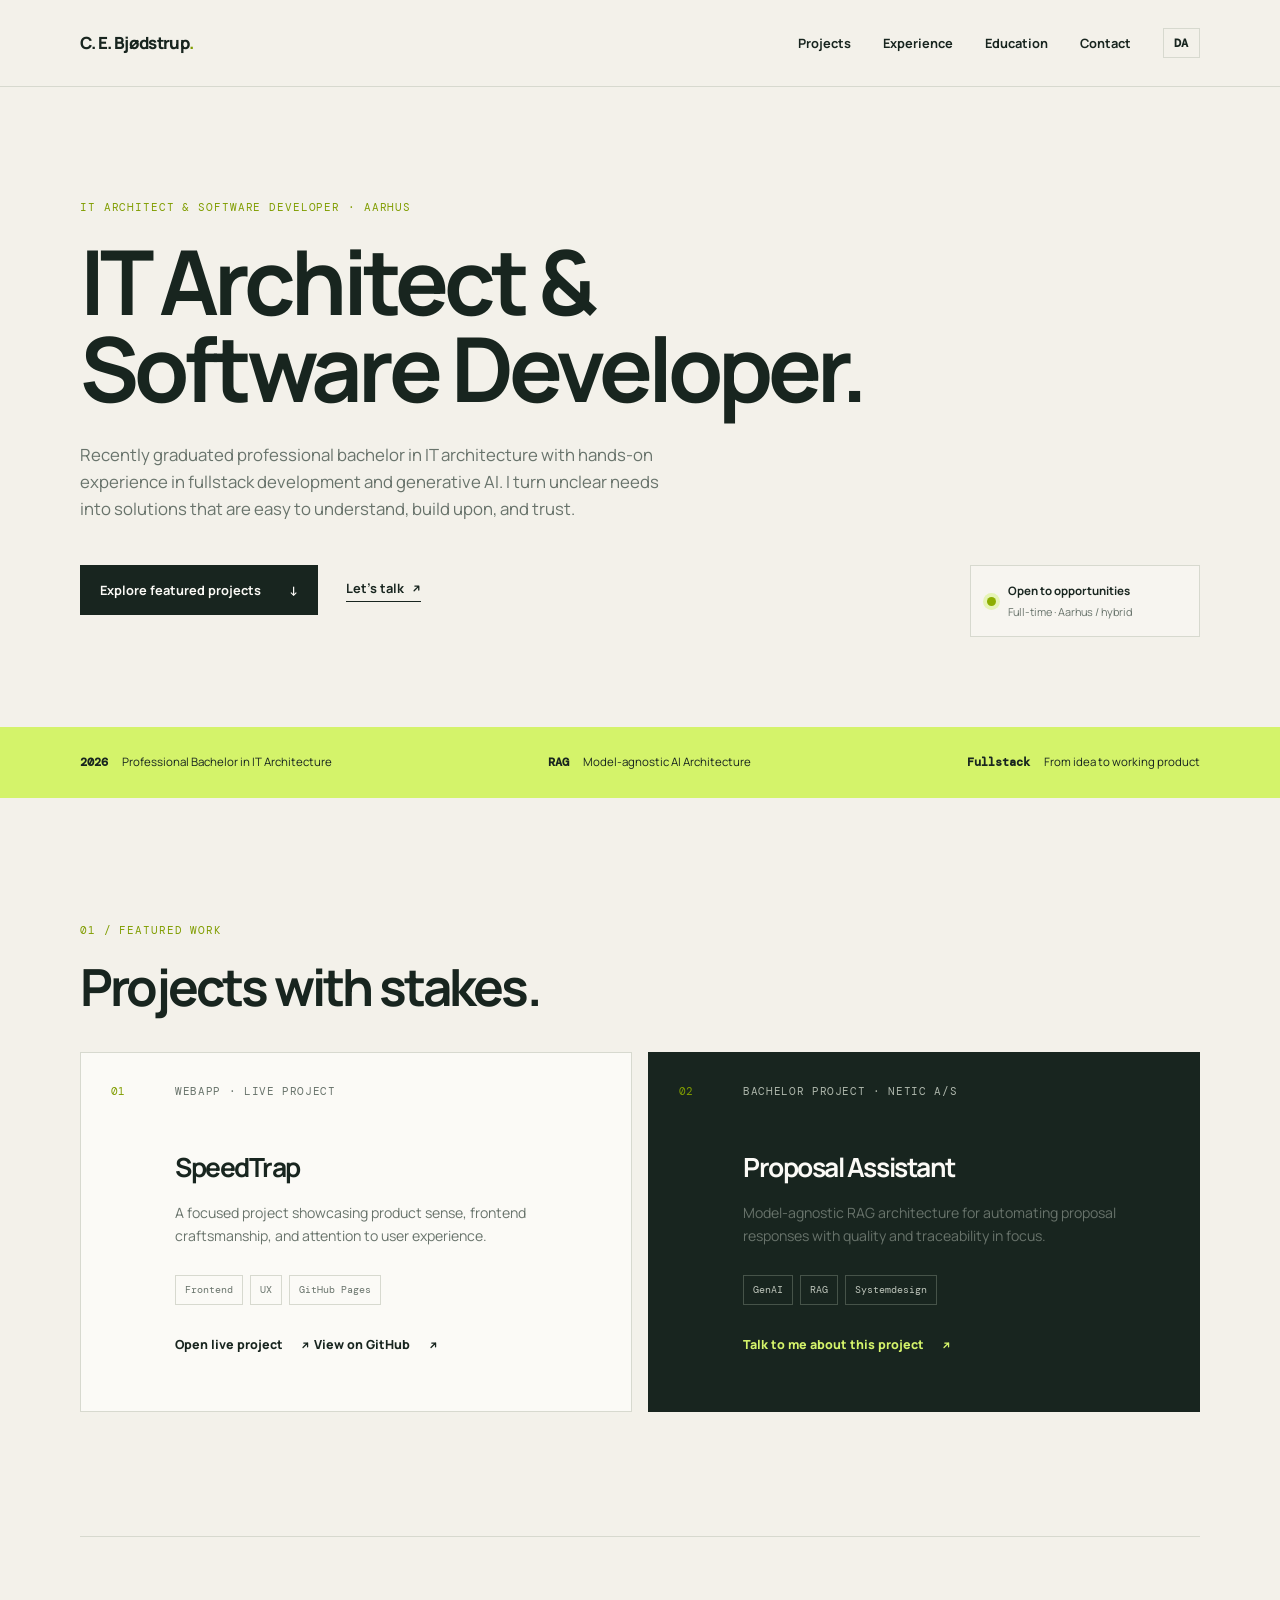
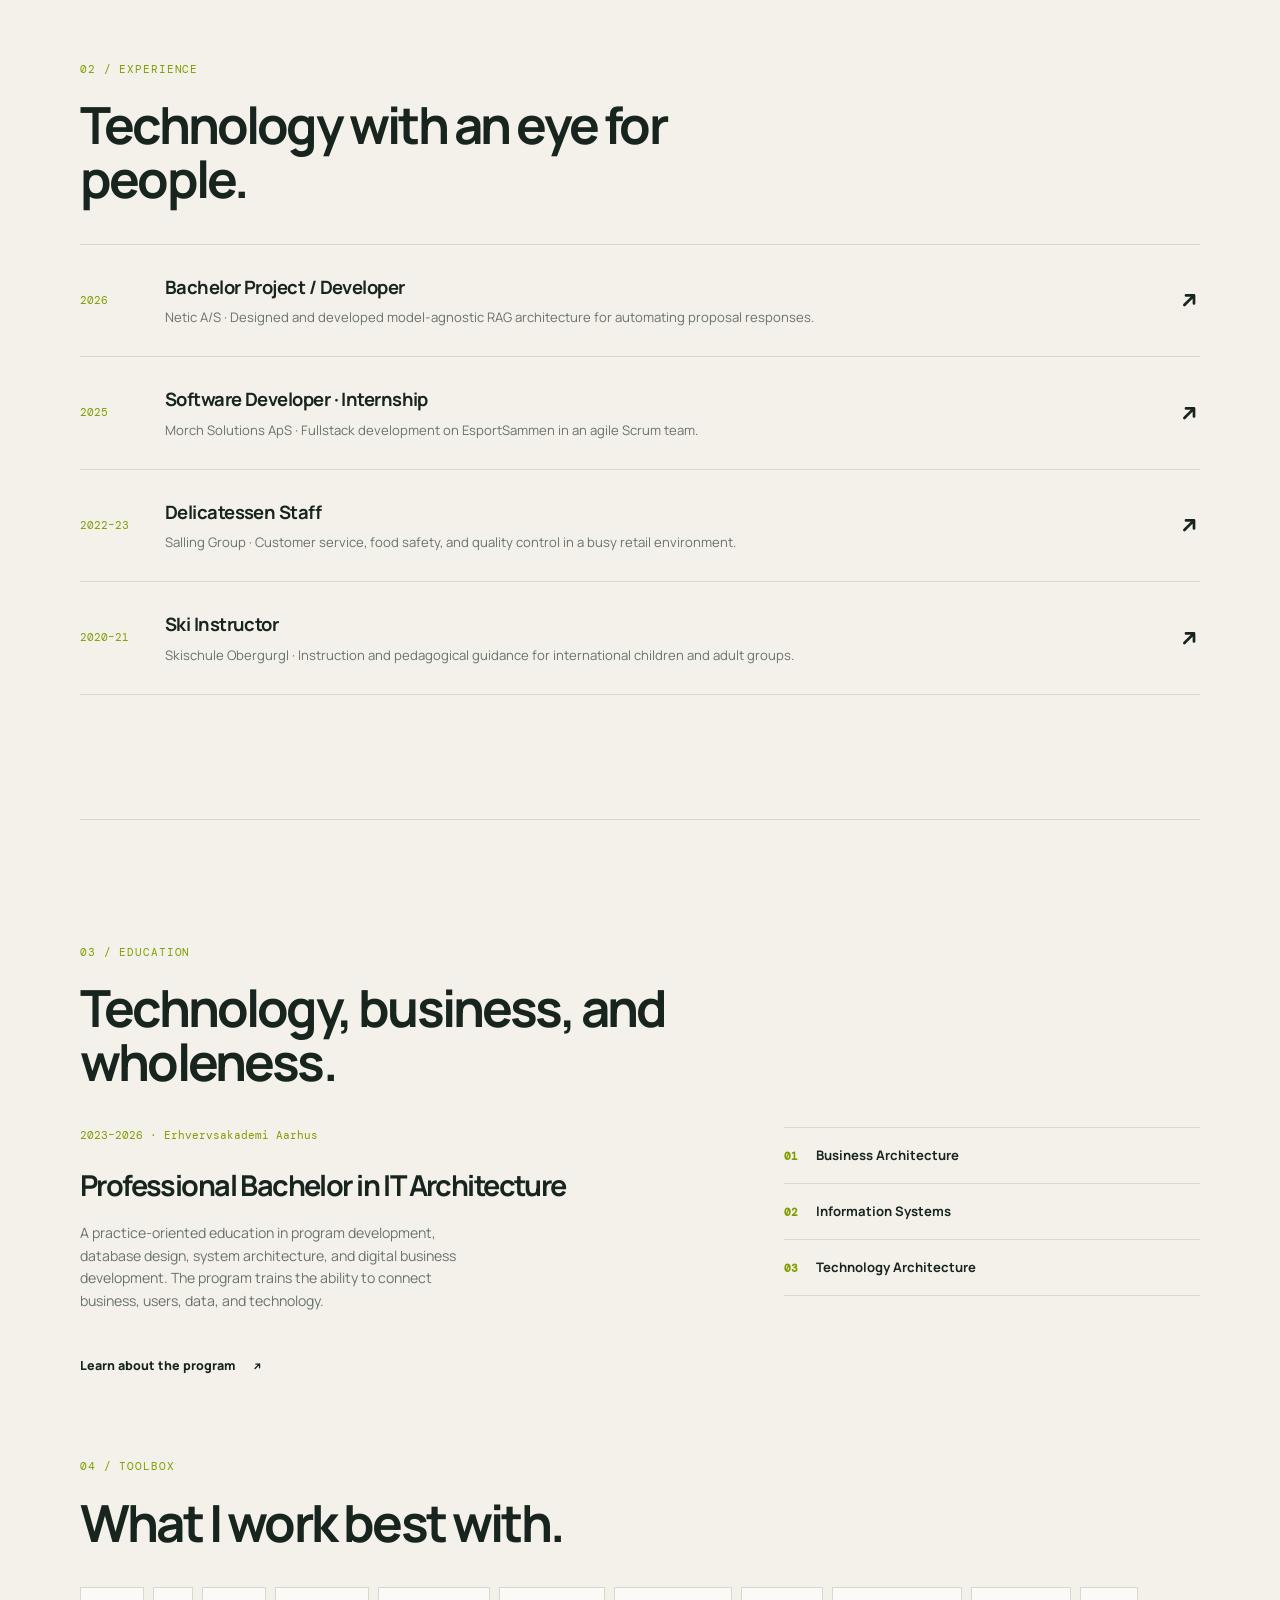
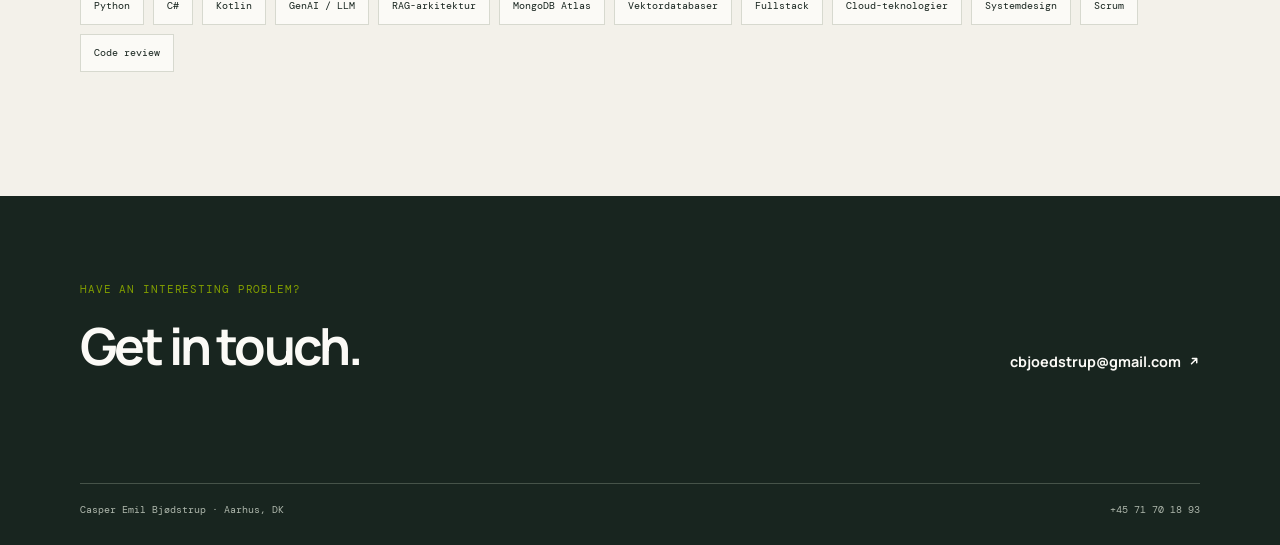
<file: docs/index.html>
<!doctype html>
<html lang="da">
  <head>
    <meta charset="UTF-8" />
    <meta name="viewport" content="width=device-width, initial-scale=1.0" />
    <meta
      name="description"
      content="Casper Emil Bjødstrup er IT-arkitekt og softwareudvikler med fokus på AI, RAG og robuste digitale løsninger."
    />
    <link rel="canonical" href="https://cbjoed.com/" />
    <title>Casper Emil Bjødstrup | IT-arkitekt & udvikler</title>
    <link rel="icon" type="image/svg+xml" href="./favicon.svg" />
    <link rel="stylesheet" href="./styles.css" />
  </head>
  <body>
    <header class="site-header">
      <nav class="container nav" aria-label="Primary navigation">
        <a class="brand" href="./">C. E. Bjødstrup<span>.</span></a>
        <div class="nav-links">
          <a href="#projekter">Projekter</a>
          <a href="#erfaring">Erfaring</a>
          <a href="#uddannelse">Uddannelse</a>
          <a href="#kontakt">Kontakt</a>
          <button id="lang-switcher" class="lang-switcher" aria-label="Toggle language" title="Toggle language"></button>
        </div>
      </nav>
    </header>

    <main>
      <section class="hero container">
        <div class="hero-copy">
          <p class="eyebrow">IT-arkitekt & softwareudvikler · Aarhus</p>
          <h1>IT-arkitekt & softwareudvikler.</h1>
          <p class="intro">
            Nyuddannet professionsbachelor i IT-arkitektur med praktisk erfaring
            i fullstack-udvikling og generativ AI. Jeg omsætter uklare behov til
            løsninger, der er nemme at forstå, bygge videre på og stole på.
          </p>
          <div class="hero-actions">
            <a class="button" href="#projekter">Se udvalgte projekter <span>↓</span></a>
            <a class="text-link" href="mailto:cbjoedstrup@gmail.com">Lad os tale <svg class="link-icon" aria-hidden="true" viewBox="0 0 14 14"><path d="M4 10 10 4M5 4h5v5" /></svg></a>
          </div>
        </div>
        <aside class="availability" aria-label="Profilstatus">
          <span class="status-dot"></span>
          <div>
            <strong>Åben for muligheder</strong>
            <p>Fast stilling · Aarhus / hybrid</p>
          </div>
        </aside>
        </div>
      </section>

      <section class="proof-bar">
        <div class="container proof-items">
          <div><strong>2026</strong><span>Professionsbachelor i IT-arkitektur</span></div>
          <div><strong>RAG</strong><span>Model-agnostisk AI-arkitektur</span></div>
          <div><strong>Fullstack</strong><span>Fra idé til fungerende produkt</span></div>
        </div>
      </section>

      <section id="projekter" class="section container">
        <div class="section-heading">
          <p class="eyebrow">01 / Udvalgt arbejde</p>
          <h2>Projekter med noget på spil.</h2>
        </div>
        <div class="project-grid">
          <article class="project-card">
            <div class="project-number">01</div>
            <div>
              <p class="project-type">Webapp · Live projekt</p>
              <h3>SpeedTrap</h3>
              <p class="muted">Et fokuseret projekt, der viser produktblik, frontend-håndværk og sans for en enkel brugeroplevelse.</p>
              <div class="project-tags"><span>Frontend</span><span>UX</span><span>GitHub Pages</span></div>
              <div class="project-links">
                <a class="project-link" href="https://speed.cbjoed.com/">Åbn live projekt <svg class="link-icon" aria-hidden="true" viewBox="0 0 14 14"><path d="M4 10 10 4M5 4h5v5" /></svg></a>
                <a class="project-link" href="https://github.com/cbjoed/SpeedTrap">Se på GitHub <svg class="link-icon" aria-hidden="true" viewBox="0 0 14 14"><path d="M4 10 10 4M5 4h5v5" /></svg></a>
              </div>
            </div>
          </article>
          <article class="project-card project-card--dark">
            <div class="project-number">02</div>
            <div>
              <p class="project-type">Bachelorprojekt · Netic A/S</p>
              <h3>Tilbudsassistent</h3>
              <p class="muted">Model-agnostisk RAG-arkitektur til at automatisere tilbudsbesvarelser med kvalitet og sporbarhed i fokus.</p>
              <div class="project-tags"><span>GenAI</span><span>RAG</span><span>Systemdesign</span></div>
              <a class="project-link" href="mailto:cbjoedstrup@gmail.com?subject=Tilbudsassistent">Tal med mig om projektet <svg class="link-icon" aria-hidden="true" viewBox="0 0 14 14"><path d="M4 10 10 4M5 4h5v5" /></svg></a>
            </div>
          </article>
        </div>
      </section>

      <section id="erfaring" class="section container experience-section">
        <div class="section-heading">
          <p class="eyebrow">02 / Erfaring</p>
          <h2>Teknik med blik for mennesker.</h2>
        </div>
        <div class="experience-list">
          <article class="experience-item"><span class="experience-year">2026</span><div><h3>Bachelorprojekt / Udvikler</h3><p>Netic A/S · Design og udvikling af model-agnostisk RAG-arkitektur til automatisering af tilbudsbesvarelser.</p></div><svg class="link-icon arrow" aria-hidden="true" viewBox="0 0 14 14"><path d="M4 10 10 4M5 4h5v5" /></svg></article>
          <article class="experience-item"><span class="experience-year">2025</span><div><h3>Software Developer · Praktik</h3><p>Morch Solutions ApS · Fullstack-udvikling på EsportSammen i et agilt Scrum-team.</p></div><svg class="link-icon arrow" aria-hidden="true" viewBox="0 0 14 14"><path d="M4 10 10 4M5 4h5v5" /></svg></article>
          <article class="experience-item"><span class="experience-year">2022–23</span><div><h3>Delikatessemedarbejder</h3><p>Salling Group · Kundeservice, fødevaresikkerhed og kvalitetskontrol i et travlt butiksmiljø.</p></div><svg class="link-icon arrow" aria-hidden="true" viewBox="0 0 14 14"><path d="M4 10 10 4M5 4h5v5" /></svg></article>
          <article class="experience-item"><span class="experience-year">2020–21</span><div><h3>Skiinstruktør</h3><p>Skischule Obergurgl · Undervisning og pædagogisk formidling for internationale børne- og voksenhold.</p></div><svg class="link-icon arrow" aria-hidden="true" viewBox="0 0 14 14"><path d="M4 10 10 4M5 4h5v5" /></svg></article>
        </div>
      </section>

      <section id="uddannelse" class="section education-section container">
        <div class="section-heading">
          <p class="eyebrow">03 / Uddannelse</p>
          <h2>Teknologi, forretning og helhed.</h2>
        </div>
        <div class="education-layout">
          <article class="education-main">
            <p class="education-period">2023–2026 · Erhvervsakademi Aarhus</p>
            <h3>Professionsbachelor i IT-arkitektur</h3>
            <p class="muted">En praksisnær uddannelse i programudvikling, databasedesign, systemarkitektur og digital forretningsudvikling. Uddannelsen træner evnen til at binde forretning, brugere, data og teknologi sammen.</p>
            <a class="project-link" href="https://www.eaaa.dk/videregaende-uddannelser/professionsbacheloruddannelse/it-arkitektur/#om-uddannelsen" target="_blank" rel="noreferrer">Læs om uddannelsen <svg class="link-icon" aria-hidden="true" viewBox="0 0 14 14"><path d="M4 10 10 4M5 4h5v5" /></svg></a>
          </article>
          <div class="education-facts" aria-label="Uddannelsens fokusområder">
            <div><strong>01</strong><span>Forretningsarkitektur</span></div>
            <div><strong>02</strong><span>Informationssystemer</span></div>
            <div><strong>03</strong><span>Teknologisk arkitektur</span></div>
          </div>
        </div>
      </section>

      <section class="section skills-section container">
        <div class="section-heading"><p class="eyebrow">04 / Værktøjskasse</p><h2>Det jeg arbejder bedst med.</h2></div>
        <div class="skills"><span>Python</span><span>C#</span><span>Kotlin</span><span>GenAI / LLM</span><span>RAG-arkitektur</span><span>MongoDB Atlas</span><span>Vektordatabaser</span><span>Fullstack</span><span>Cloud-teknologier</span><span>Systemdesign</span><span>Scrum</span><span>Code review</span></div>
      </section>
    </main>

    <footer id="kontakt" class="site-footer">
      <div class="container footer-content">
        <div><p class="eyebrow">Har du et interessant problem?</p><h2>Kontakt mig.</h2></div>
        <a class="footer-email" href="mailto:cbjoedstrup@gmail.com">cbjoedstrup@gmail.com <svg class="link-icon" aria-hidden="true" viewBox="0 0 14 14"><path d="M4 10 10 4M5 4h5v5" /></svg></a>
      </div>
      <div class="container footer-meta"><span>Casper Emil Bjødstrup · Aarhus, DK</span><a href="tel:+4571701893">+45 71 70 18 93</a></div>
    </footer>
    <script src="./lang.js"></script>
  </body>
</html>
</file>
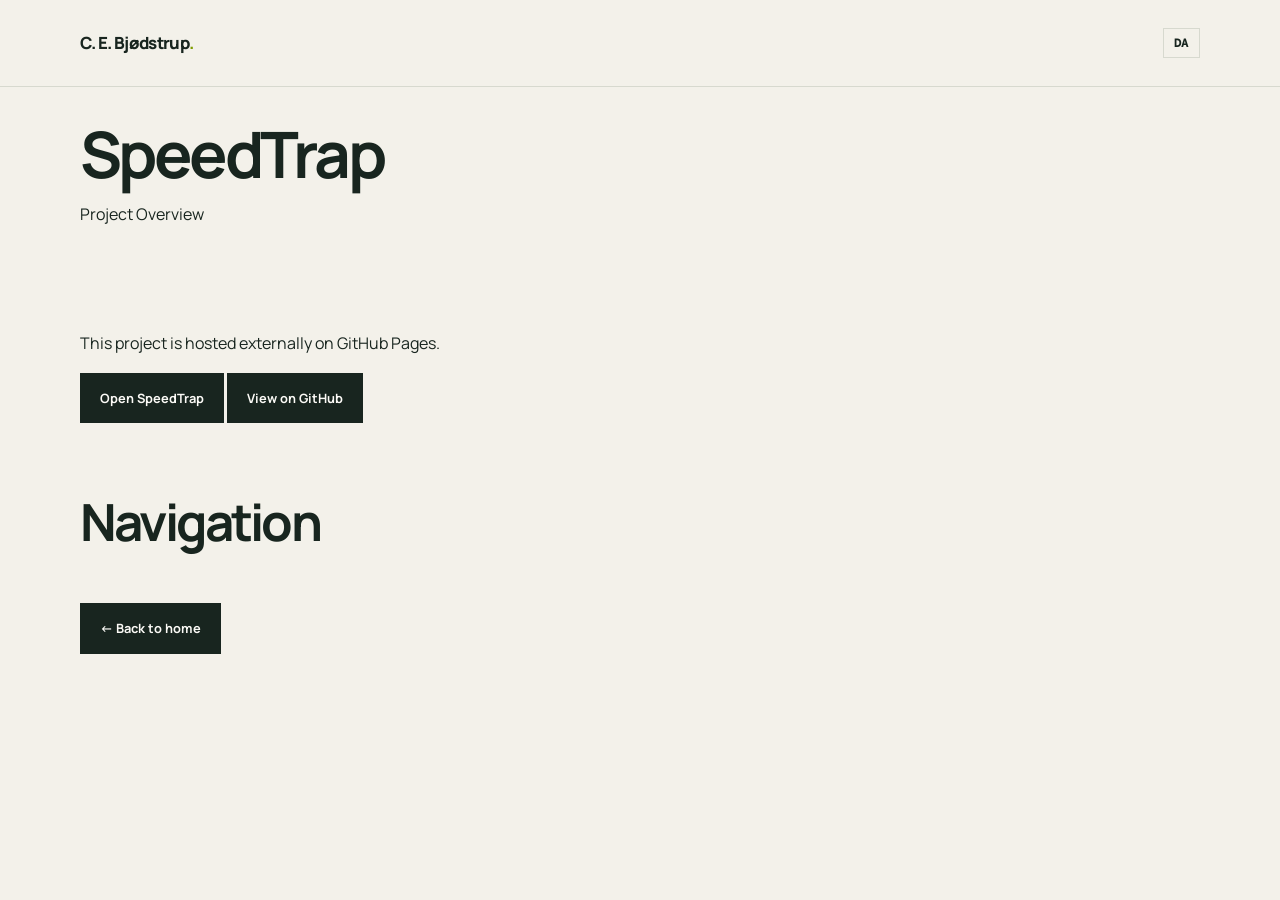
<file: docs/projects/speedtrap.html>
<!doctype html>
<html lang="da">
  <head>
    <meta charset="UTF-8" />
    <meta name="viewport" content="width=device-width, initial-scale=1.0" />
    <title>SpeedTrap | Casper Emil Bjødstrup</title>
    <link rel="icon" type="image/svg+xml" href="../favicon.svg" />
    <link rel="stylesheet" href="../styles.css" />
  </head>
  <body>
    <header class="site-header">
      <nav class="container nav" aria-label="Primary navigation">
        <a class="brand" href="../">C. E. Bjødstrup<span>.</span></a>
        <div class="nav-links">
          <button id="lang-switcher" class="lang-switcher" aria-label="Toggle language" title="Toggle language"></button>
        </div>
      </nav>
    </header>

    <main class="container legacy-page">
      <section>
        <h1>SpeedTrap</h1>
        <p class="project-subtitle">Project Overview</p>
      </section>

      <section>
        <p id="speedtrap-desc">
          This project is hosted externally on GitHub Pages.
        </p>
        <div class="project-links">
          <a class="button" href="https://speed.cbjoed.com/"
            >Open SpeedTrap</a
          >
          <a class="button secondary" href="https://github.com/cbjoed/SpeedTrap"
            >View on GitHub</a
          >
        </div>
      </section>

      <section>
        <h2 id="nav-label">Navigation</h2>
        <a class="button secondary top-nav" href="../index.html"
          id="back-link">← Back to home</a
        >
      </section>
    </main>
    <script src="../lang.js"></script>
  </body>
</html>
</file>
<file: docs/styles.css>
@import url("https://fonts.googleapis.com/css2?family=DM+Mono:wght@400;500&family=Manrope:wght@400;500;600;700;800&display=swap");

:root {
  --ink: #18251f;
  --paper: #f3f1ea;
  --cream: #fbfaf6;
  --lime: #d4f36a;
  --muted: #68736b;
  --line: #d7d9cf;
}

* {
  box-sizing: border-box;
}

body {
  margin: 0;
  font-family: "Manrope", sans-serif;
  line-height: 1.6;
  color: var(--ink);
  background: var(--paper);
}

.container {
  width: min(1120px, calc(100% - 48px));
  margin: 0 auto;
}

.site-header {
  padding: 28px 0;
  border-bottom: 1px solid var(--line);
}

.nav, .nav-links, .hero-actions, .availability, .proof-items, .experience-item, .footer-meta {
  display: flex;
  align-items: center;
}

.nav { justify-content: space-between; }
.brand { color: var(--ink); font-size: 1.05rem; font-weight: 800; text-decoration: none; letter-spacing: -.04em; }
.brand span, .eyebrow { color: #809d00; }
.nav-links { gap: 32px; }
.nav-links a, .text-link { color: var(--ink); font-size: .8rem; font-weight: 700; text-decoration: none; }
.nav-links a:hover, .text-link:hover, .project-link:hover, .footer-email:hover { opacity: .65; }
.lang-switcher { background: none; border: 1px solid var(--line); color: var(--ink); font-family: "DM Mono", monospace; font-size: .75rem; font-weight: 700; padding: 6px 10px; cursor: pointer; transition: all .2s ease; letter-spacing: .06em; }
.lang-switcher:hover { background: var(--lime); border-color: var(--lime); }

h1, h2, h3 { letter-spacing: -.055em; margin-top: 0; }
h1 { max-width: 800px; font-size: clamp(3.2rem, 7vw, 6.6rem); line-height: .98; margin-bottom: 30px; }
h1 em { color: #809d00; font-style: normal; }
h2 { font-size: clamp(2rem, 4vw, 3.6rem); line-height: 1.05; margin-bottom: 38px; }
h3 { font-size: 1.65rem; margin-bottom: 8px; }
.eyebrow { font-family: "DM Mono", monospace; font-size: .69rem; letter-spacing: .08em; text-transform: uppercase; margin: 0 0 20px; }

.hero { min-height: 640px; padding-top: 112px; padding-bottom: 90px; position: relative; display: flex; justify-content: space-between; }
.hero-copy { max-width: 880px; }
.intro { max-width: 590px; color: var(--muted); font-size: 1.05rem; margin: 0; }
.hero-actions { gap: 28px; margin-top: 42px; }
.button { display: inline-flex; align-items: center; gap: 28px; padding: 15px 20px; background: var(--ink); color: var(--cream); font-size: .8rem; font-weight: 700; text-decoration: none; transition: transform .2s ease; }
.button:hover { transform: translateY(-3px); }
.link-icon { width: .85em; height: .85em; margin-left: .28em; vertical-align: -.08em; fill: none; stroke: currentColor; stroke-width: 1.7; stroke-linecap: round; stroke-linejoin: round; }
.text-link { border-bottom: 1px solid var(--ink); padding-bottom: 3px; }
.availability { align-self: flex-end; gap: 12px; min-width: 230px; padding: 16px; border: 1px solid var(--line); background: rgba(251, 250, 246, .55); }
.availability strong { display: block; font-size: .72rem; }
.availability p { color: var(--muted); font-size: .68rem; margin: 2px 0 0; }
.status-dot { width: 9px; height: 9px; border-radius: 50%; background: #8dae00; box-shadow: 0 0 0 4px #e6f4b6; }

.proof-bar { background: var(--lime); }
.proof-items { justify-content: space-between; gap: 30px; padding-top: 26px; padding-bottom: 26px; }
.proof-items div { display: flex; align-items: baseline; gap: 14px; }
.proof-items strong { font-family: "DM Mono", monospace; font-size: .75rem; }
.proof-items span { font-size: .72rem; }
.section { padding-top: 124px; padding-bottom: 124px; }
.section-heading { max-width: 640px; }
.project-grid { display: grid; grid-template-columns: 1fr 1fr; gap: 16px; }
.project-card { min-height: 360px; display: grid; grid-template-columns: 48px 1fr; gap: 16px; padding: 30px; background: var(--cream); border: 1px solid var(--line); }
.project-card--dark { background: var(--ink); color: var(--cream); border-color: var(--ink); }
.project-number, .project-type, .experience-year { font-family: "DM Mono", monospace; font-size: .68rem; }
.project-number { color: #809d00; }
.project-type { color: var(--muted); margin: 0 0 46px; text-transform: uppercase; letter-spacing: .06em; }
.project-card--dark .project-type { color: #aeb7ac; }
.muted { max-width: 410px; color: var(--muted); font-size: .88rem; }
.project-tags { display: flex; flex-wrap: wrap; gap: 7px; margin-top: 28px; }
.project-tags span, .skills span { padding: 6px 9px; border: 1px solid var(--line); color: var(--muted); font-family: "DM Mono", monospace; font-size: .62rem; }
.project-card--dark .project-tags span { border-color: #465349; color: #c0c7bd; }
.project-link { display: inline-flex; align-items: center; gap: 14px; margin-top: 30px; color: var(--ink); font-size: .78rem; font-weight: 800; text-decoration: none; }
.project-card--dark .project-link { color: var(--lime); }
.experience-section { border-top: 1px solid var(--line); }
.experience-list { border-top: 1px solid var(--line); }
.experience-item { justify-content: space-between; gap: 30px; padding: 28px 0; border-bottom: 1px solid var(--line); }
.experience-item div { flex: 1; }
.experience-item h3 { font-size: 1.15rem; margin: 0 0 5px; letter-spacing: -.03em; }
.experience-item p { color: var(--muted); font-size: .82rem; margin: 0; }
.experience-year { width: 55px; color: #809d00; }
.arrow { width: 1.4rem; height: 1.4rem; margin-left: 0; }
.education-section { border-top: 1px solid var(--line); padding-bottom: 80px; }
.education-layout { display: grid; grid-template-columns: 1.2fr .8fr; gap: 80px; align-items: start; }
.education-main { max-width: 620px; }
.education-period { color: #809d00; font-family: "DM Mono", monospace; font-size: .68rem; margin: 0 0 18px; }
.education-main h3 { font-size: 1.8rem; margin-bottom: 12px; }
.education-facts { border-top: 1px solid var(--line); }
.education-facts div { display: flex; gap: 18px; align-items: baseline; padding: 17px 0; border-bottom: 1px solid var(--line); }
.education-facts strong { color: #809d00; font-family: "DM Mono", monospace; font-size: .68rem; }
.education-facts span { font-size: .82rem; font-weight: 700; }
.skills-section { padding-top: 0; }
.skills { display: flex; flex-wrap: wrap; gap: 9px; }
.skills span { width: fit-content; padding: 10px 13px; color: var(--ink); background: var(--cream); }
.site-footer { padding: 85px 0 28px; background: var(--ink); color: var(--cream); }
.footer-content { display: flex; align-items: end; justify-content: space-between; gap: 40px; padding-bottom: 110px; }
.footer-content h2 { max-width: 610px; margin: 0; }
.footer-email { color: var(--lime); font-size: .9rem; font-weight: 700; text-decoration: none; white-space: nowrap; }
.footer-meta { justify-content: space-between; padding-top: 18px; border-top: 1px solid #465349; color: #aeb7ac; font-family: "DM Mono", monospace; font-size: .62rem; }
.footer-meta a { color: inherit; text-decoration: none; }

@media (max-width: 700px) {
  .container { width: min(100% - 32px, 1120px); }
  .nav-links { gap: 14px; }
  .nav-links a { font-size: .68rem; }
  .hero { min-height: auto; padding-top: 80px; padding-bottom: 76px; display: block; }
  h1 { font-size: clamp(3rem, 15vw, 5rem); }
  .availability { margin-top: 60px; width: fit-content; }
  .proof-items { display: grid; grid-template-columns: 1fr; gap: 14px; }
  .section { padding-top: 78px; padding-bottom: 78px; }
  .project-grid { grid-template-columns: 1fr; }
  .project-card { min-height: 320px; padding: 22px; }
  .project-type { margin-bottom: 32px; }
  .education-layout { grid-template-columns: 1fr; gap: 44px; }
  .footer-content { display: block; padding-bottom: 75px; }
  .footer-email { display: inline-block; margin-top: 30px; }
  .footer-meta { align-items: flex-start; flex-direction: column; gap: 8px; }
}

section {
  margin: 0;
}

.top-nav { margin: 1rem 0 0; }
.legacy-page section { padding: 36px 0; }
.legacy-page h1 { font-size: clamp(2.4rem, 7vw, 4rem); margin-bottom: 10px; }
.legacy-page .subtitle { color: var(--muted); margin: 0; }
.site-footer a, .site-footer h2 { color: inherit; }
</file>
